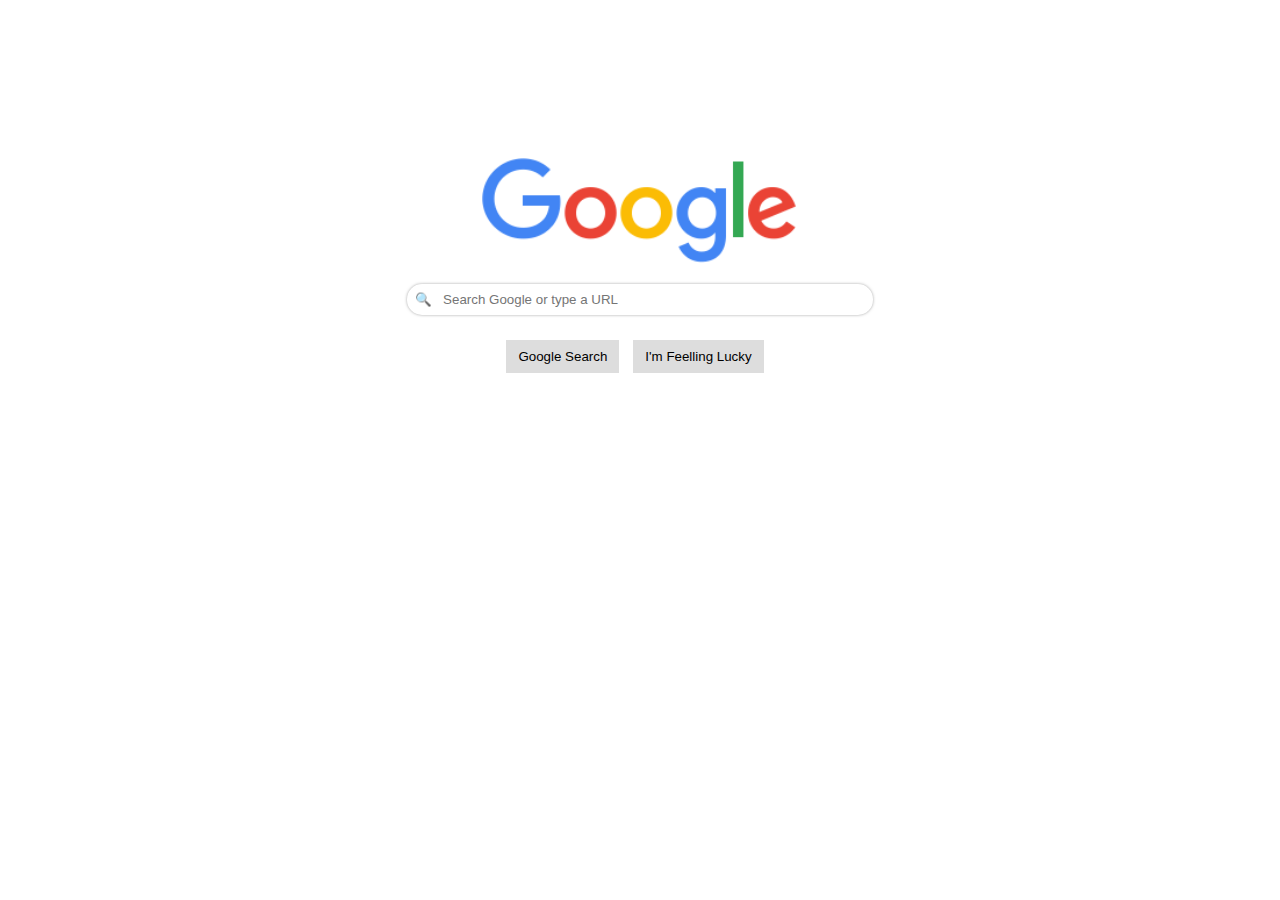
<file: index.html>
<!DOCTYPE html>
<html lang="en">
  <head>
    <meta charset="UTF-8" />
    <meta name="viewport" content="width=device-width, initial-scale=1.0" />
    <title>8c</title>
    <style>
      .div-buttons,
      .div-logo,
      .div-search-bar {
        text-align: center;
      }
      .logo {
        width: 25%;
        padding-top: 150px;
        padding-bottom: 15px;
      }
      .search-bar {
        width: 450px;
        border-radius: 15px;
        border-style: none;
        padding: 8px;
        box-shadow: 0px 0px 3px rgba(128, 128, 128, 0.699);
        margin-bottom: 25px;
      }
      .buttons {
        border: none;
        background-color: rgb(221, 221, 221);
        margin-right: 10px;
        padding: 9px;
        padding-left: 12px;
        padding-right: 12px;
      }
      .buttons:active {
        background-color: rgb(165, 165, 165);
        transition: background-color 0.15s;
      }
    </style>
  </head>
  <body>
    <div class="div-logo">
      <a href="./youtube.html"> 
        <img class="logo" src="thumbnails/googlelogo_color_272x92dp.png" alt="" />
      </a>  
    </div>
    <div class="div-search-bar">
      <input
        class="search-bar"
        type="text"
        placeholder="&#128269; &nbsp; Search Google or type a URL"
      />
    </div>
    <div class="div-buttons">
      <button class="buttons">Google Search</button>
      <button class="buttons">I'm Feelling Lucky</button>
    </div>
    <p></p>
  </body>
</html>
</file>
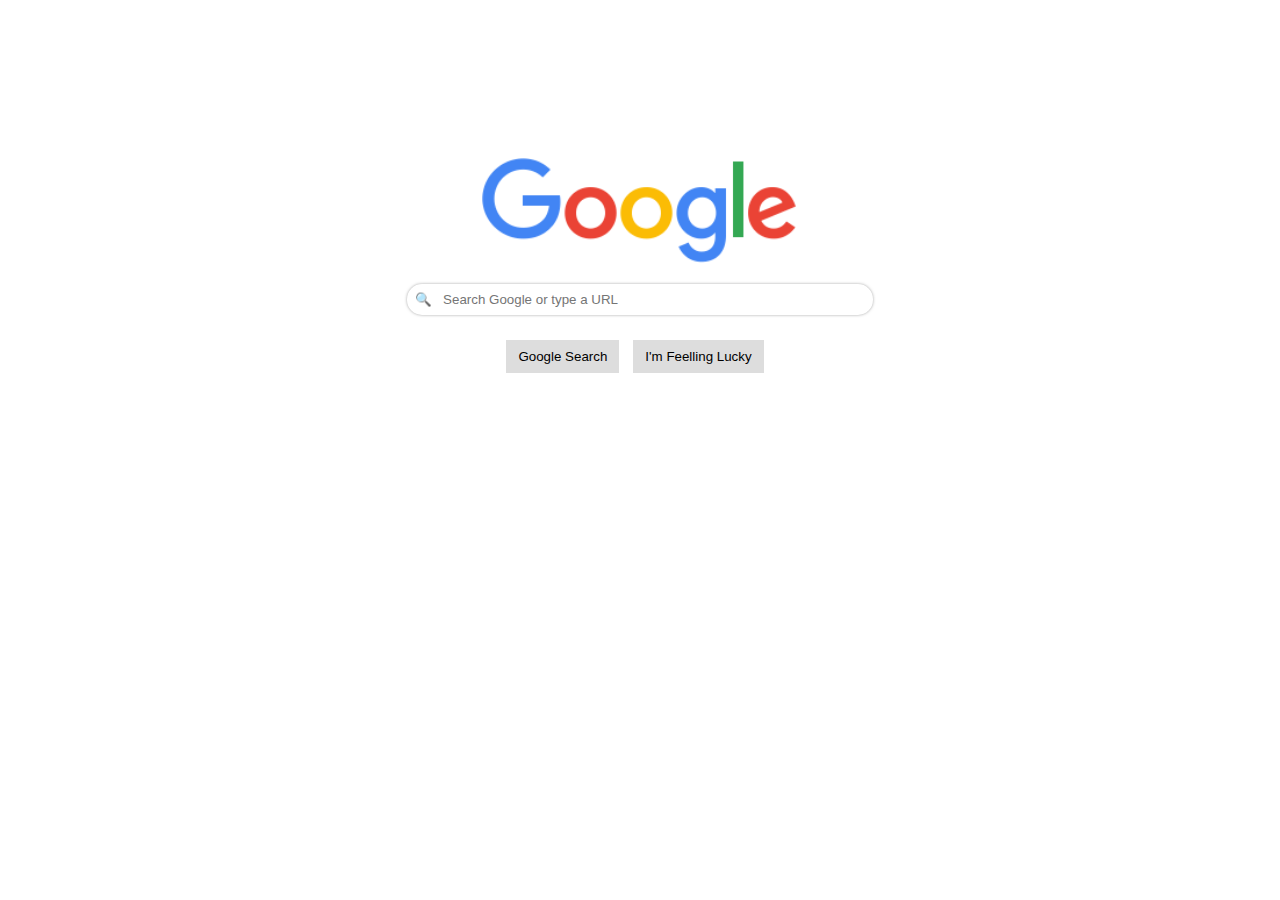
<file: Google clone.html>
<!DOCTYPE html>
<html lang="en">
  <head>
    <meta charset="UTF-8" />
    <meta name="viewport" content="width=device-width, initial-scale=1.0" />
    <title>8c</title>
    <style>
      .div-buttons,
      .div-logo,
      .div-search-bar {
        text-align: center;
      }
      .logo {
        width: 25%;
        padding-top: 150px;
        padding-bottom: 15px;
      }
      .search-bar {
        width: 450px;
        border-radius: 15px;
        border-style: none;
        padding: 8px;
        box-shadow: 0px 0px 3px rgba(128, 128, 128, 0.699);
        margin-bottom: 25px;
      }
      .buttons {
        border: none;
        background-color: rgb(221, 221, 221);
        margin-right: 10px;
        padding: 9px;
        padding-left: 12px;
        padding-right: 12px;
      }
      .buttons:active {
        background-color: rgb(165, 165, 165);
        transition: background-color 0.15s;
      }
    </style>
  </head>
  <body>
    <div class="div-logo">
      <img class="logo" src="thumbnails/googlelogo_color_272x92dp.png" alt="" />
    </div>
    <div class="div-search-bar">
      <input
        class="search-bar"
        type="text"
        placeholder="&#128269; &nbsp; Search Google or type a URL"
      />
    </div>
    <div class="div-buttons">
      <button class="buttons">Google Search</button>
      <button class="buttons">I'm Feelling Lucky</button>
    </div>
    <p></p>
  </body>
</html>
</file>
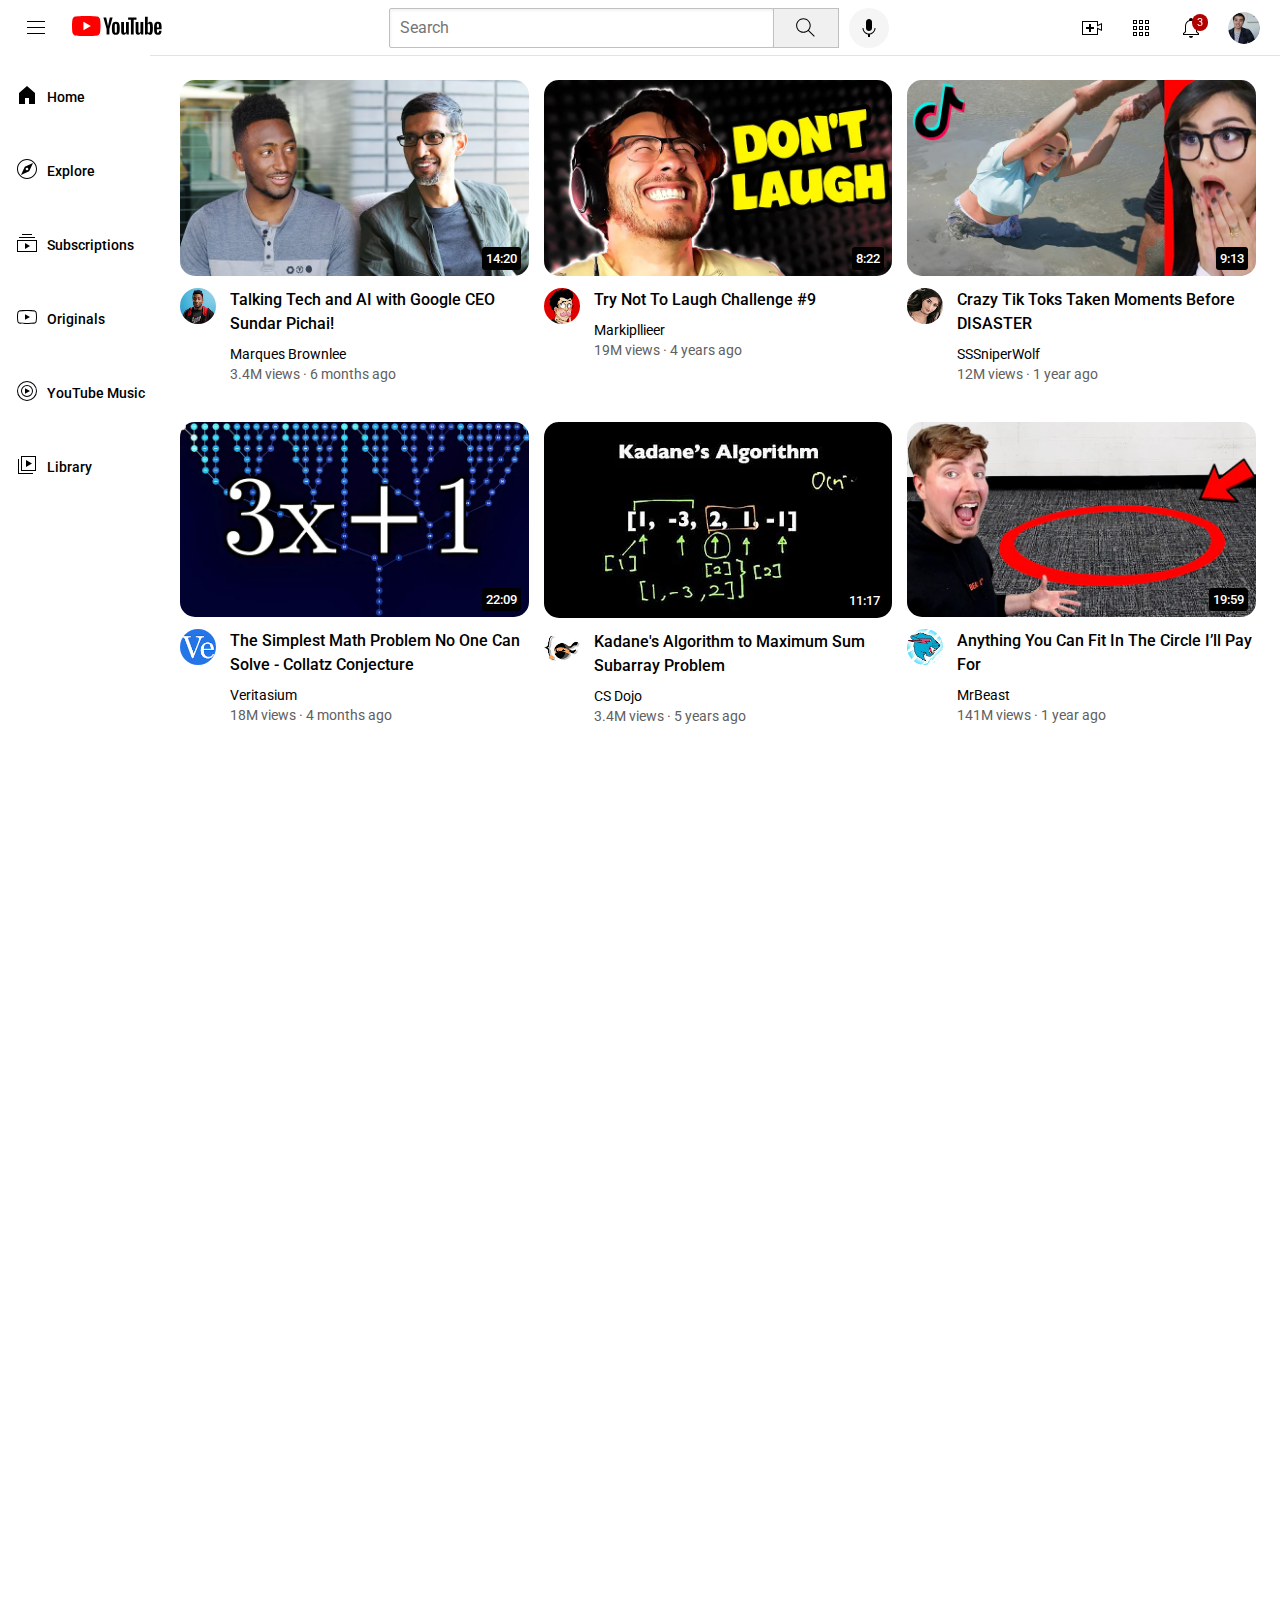
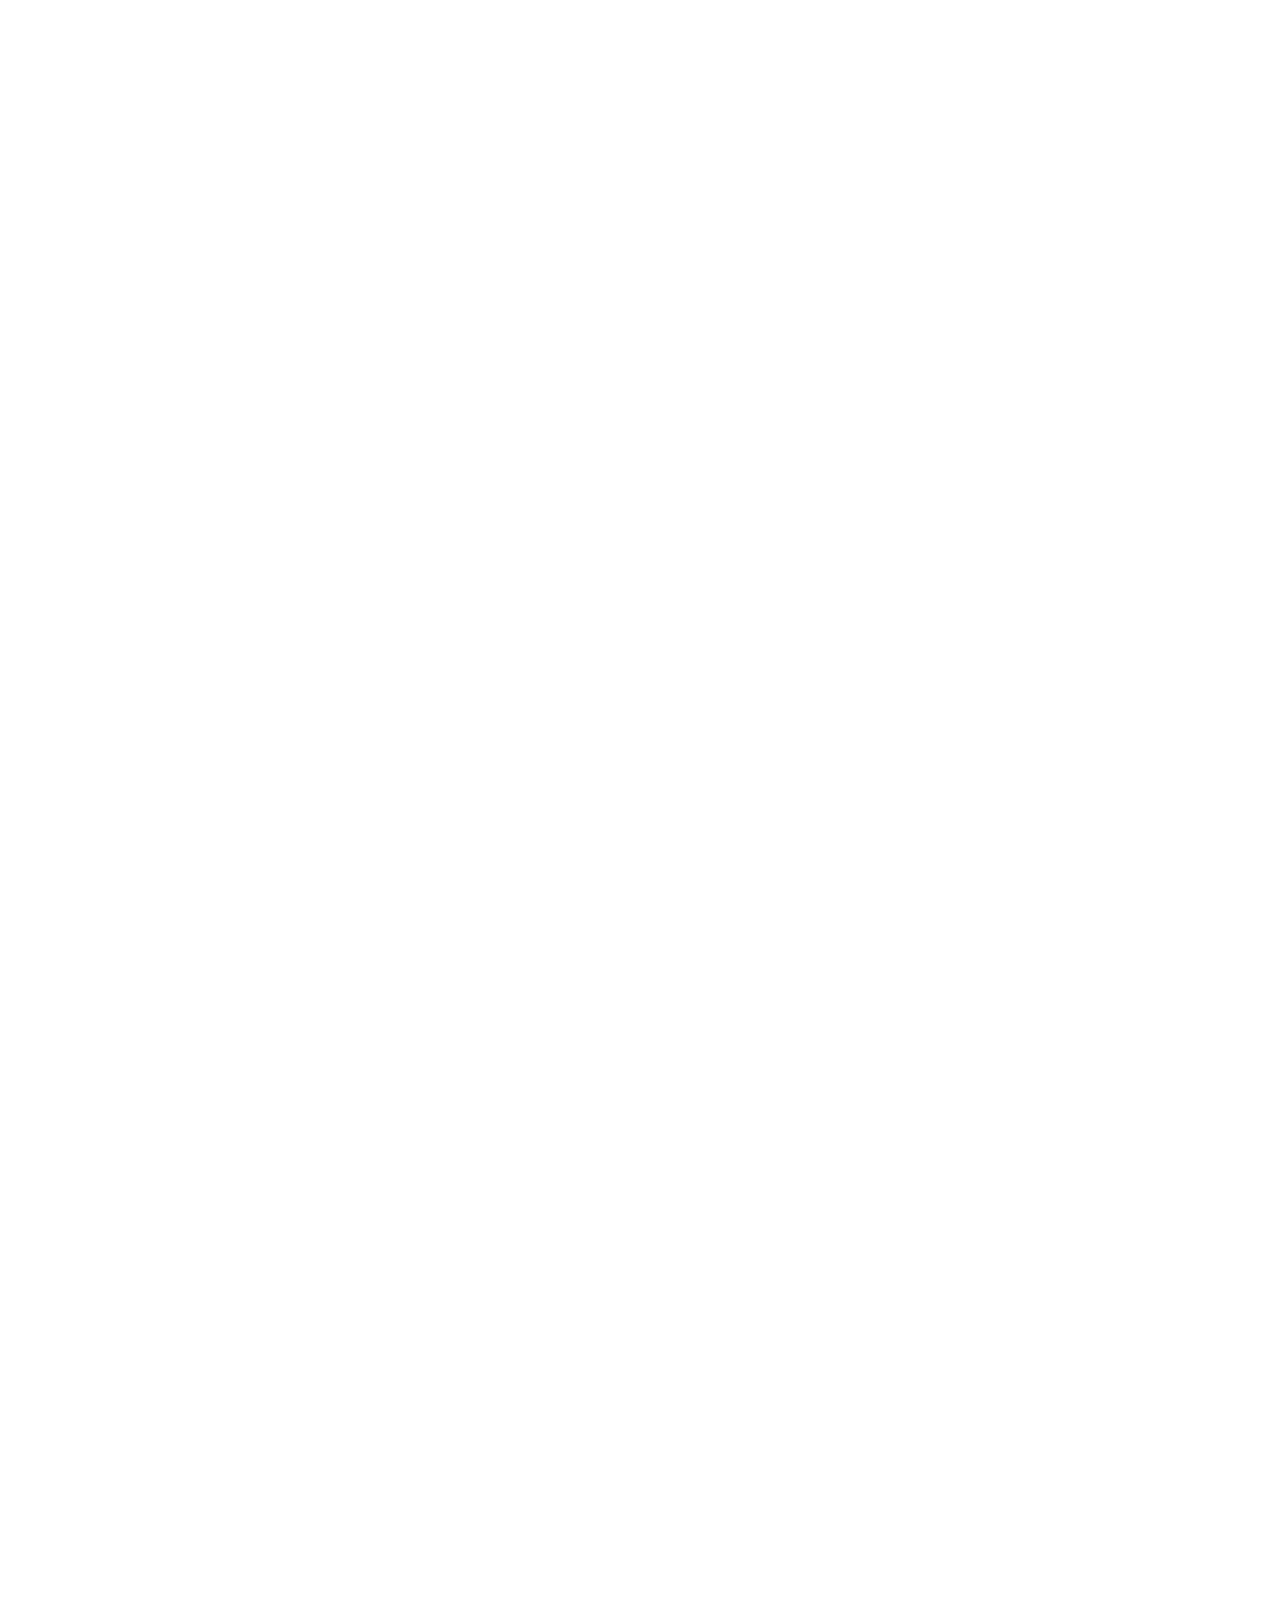
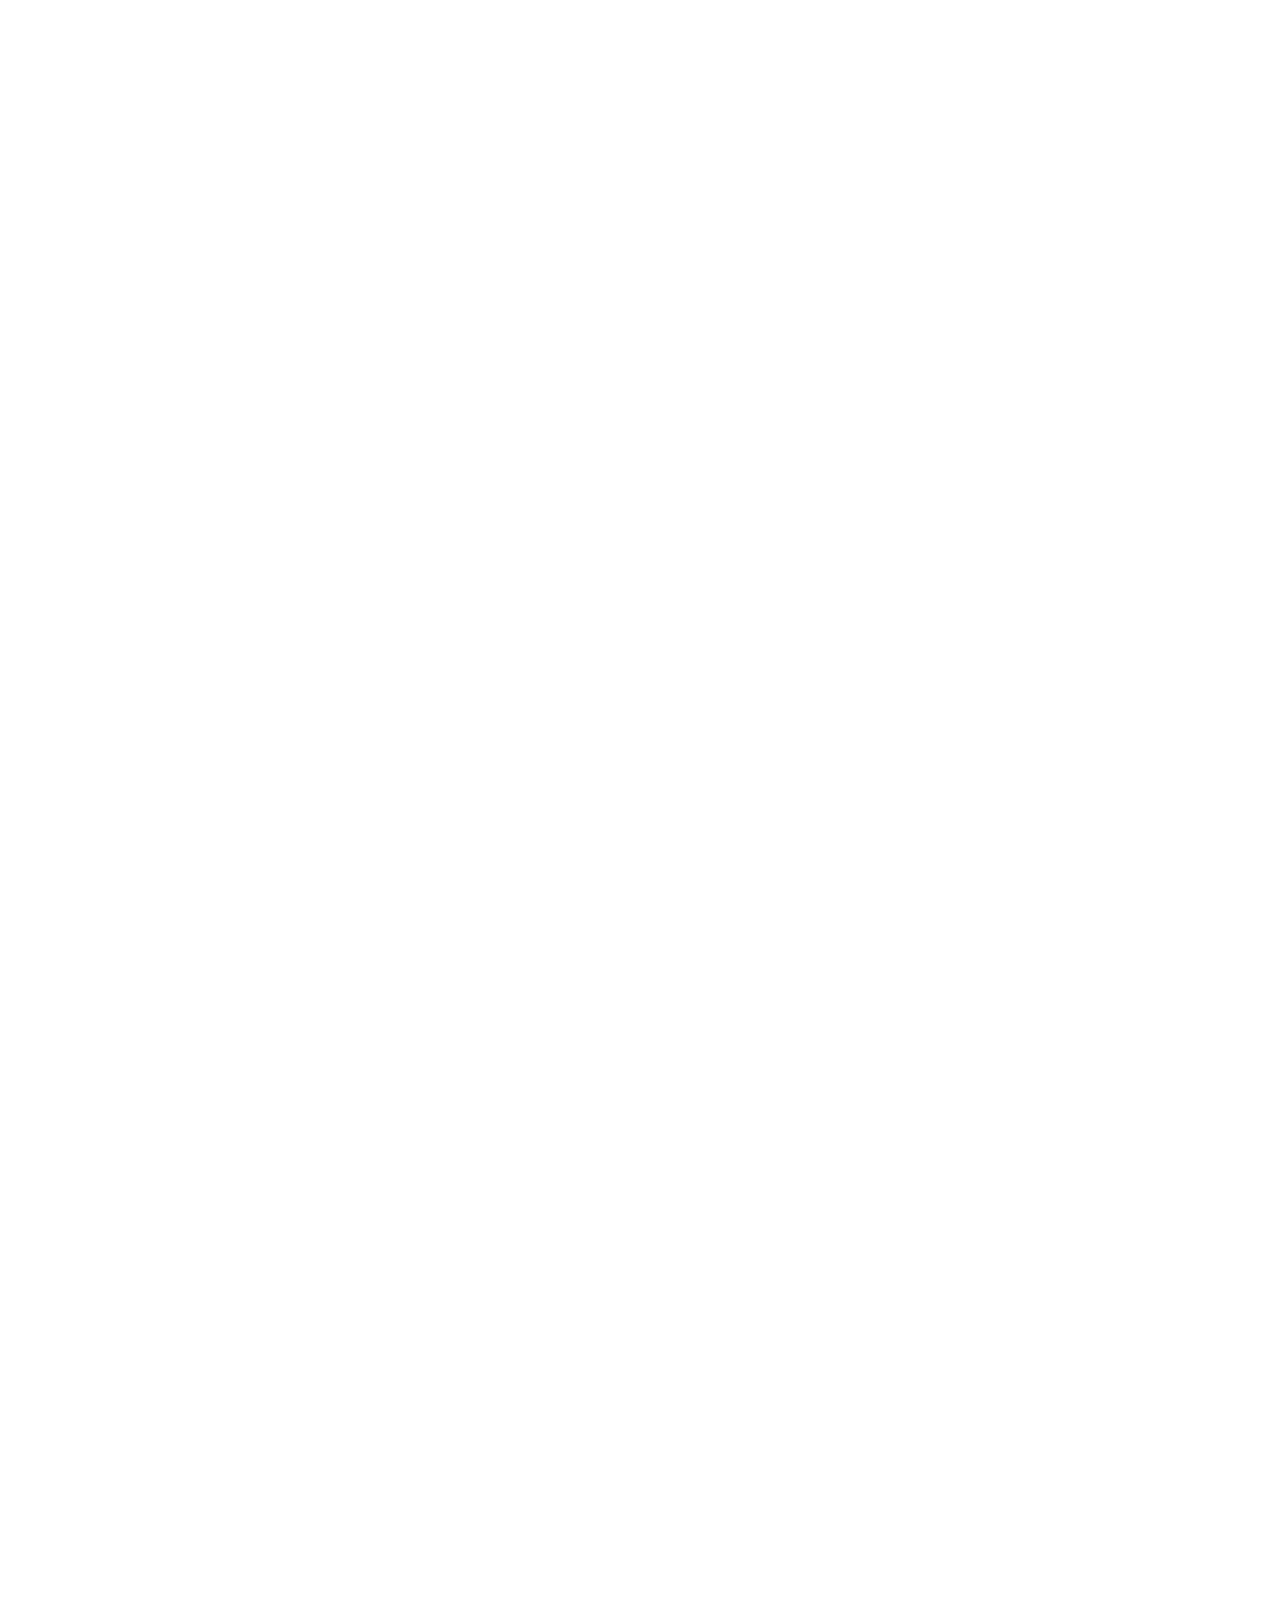
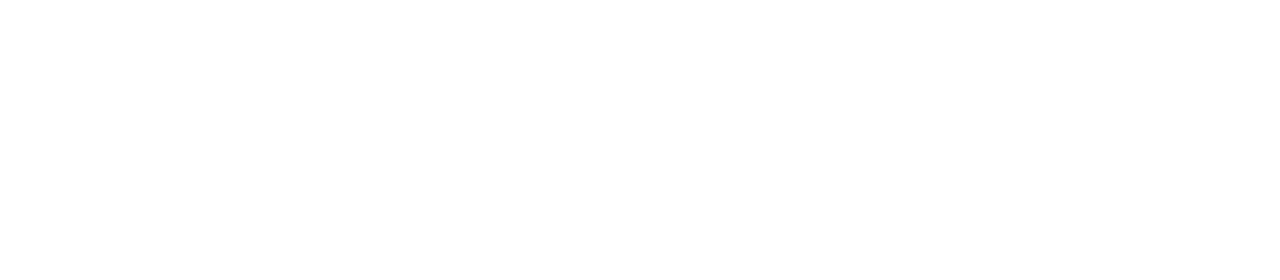
<file: youtube.html>
<!DOCTYPE html>
<html lang="en">
  <head>
    <meta charset="UTF-8" />
    <meta name="viewport" content="width=device-width, initial-scale=1.0" />
    <title>Youtube Clone</title>

    <link rel="stylesheet" href="styles/general.css" />
    <link rel="stylesheet" href="styles/header.css" />
    <link rel="stylesheet" href="styles/video.css" />
    <link rel="stylesheet" href="styles/sidebar.css" />
    <link rel="preconnect" href="https://fonts.googleapis.com" />
    <link rel="preconnect" href="https://fonts.gstatic.com" crossorigin />
    <link
      href="https://fonts.googleapis.com/css2?family=Roboto:wght@400;500;700&display=swap"
      rel="stylesheet"
    />
  </head>
  <body>
    <header class="header">
      <div class="left-section">
        <img class="hamburger-menu" src="icons/hamburger-menu.svg" alt="" />
        <a href="./index.html"><img class="youtube-logo" src="icons/youtube-logo.svg" alt="" /> </a>
      </div>
      <div class="middle-section">
        <input
          class="search-bar"
          type="text"
          placeholder="Search"
          name=""
          id=""
        />
        <button class="search-button">
          <img class="search-icon" src="icons/search.svg" alt="" />
          <div class="tooltip">Search</div>
        </button>
        <button class="voice-search-button">
          <img
            class="voice-search-icon"
            src="icons/voice-search-icon.svg"
            alt=""
          />
          <div class="tooltip">Search with your voice</div>
        </button>
        <!-- comment -->
      </div>
      <div class="right-section">
        <div class="upload-icon-container">
          <img class="upload-icon" src="icons/upload.svg" alt="" />
          <div class="tooltip">Create</div>
        </div>
        <div class="apps-icon-container">
          <img class="youtube-apps-icon" src="icons/youtube-apps.svg" alt="" />
          <div class="tooltip">YouTube Apps</div>
        </div>
        <div class="notifications-icon-container">
          <img
            class="notifications-icon"
            src="icons/notifications.svg"
            alt=""
          />
          <div class="notifications-count">3</div>
          <div class="tooltip">Notifications</div>
        </div>
        <img
          style="cursor: pointer"
          class="current-user-picture"
          src="channel-pictures/my-channel.jpeg"
          alt=""
        />
      </div>
      <nav class="sidebar">
        <div class="sidebar-link">
          <img src="icons/home.svg" alt="" />
          <div>Home</div>
        </div>
        <div class="sidebar-link">
          <img src="icons/explore.svg" alt="" />
          <div>Explore</div>
        </div>
        <div class="sidebar-link">
          <img src="icons/subscriptions.svg" alt="" />
          <div>Subscriptions</div>
        </div>
        <div class="sidebar-link">
          <img src="icons/originals.svg" alt="" />
          <div>Originals</div>
        </div>
        <div class="sidebar-link">
          <img src="icons/youtube-music.svg" alt="" />
          <div>YouTube Music</div>
        </div>
        <div class="sidebar-link">
          <img src="icons/library.svg" alt="" />
          <div>Library</div>
        </div>
      </nav>
    </header>
    <main>
      <section class="video-grid">
        <div class="video-preview">
          <div class="thumbnail-row">
            <a href="https://www.youtube.com/watch?v=n2RNcPRtAiY"
              ><img
                class="thumbnail"
                src="thumbnails/thumbnail-1.webp"
                alt="image did not load properly"
              />
            </a>
            <div class="time">14:20</div>
          </div>
          <div class="video-info-grid">
            <div class="channel-picture">
              <a href="https://www.youtube.com/c/mkbhd"
                ><img
                  class="profile-picture"
                  src="channel-pictures/channel-1.jpeg"
                  alt="channel picture unavailable"
                />
              </a>
            </div>
            <div class="video-info">
              <a
                class="video-title"
                href="https://www.youtube.com/watch?v=n2RNcPRtAiY"
              >
                Talking Tech and AI with Google CEO Sundar Pichai!
              </a>
              <a class="video-author" href="https://www.youtube.com/c/mkbhd">
                Marques Brownlee
              </a>
              <p class="video-stats">3.4M views &#183; 6 months ago</p>
            </div>
          </div>
        </div>
        <div class="video-preview">
          <div class="thumbnail-row">
            <a href="https://www.youtube.com/watch?v=mP0RAo9SKZk"
              ><img
                class="thumbnail"
                src="thumbnails/thumbnail-2.webp"
                alt="image did not load properly"
              />
            </a>
            <div class="time">8:22</div>
          </div>
          <div class="video-info-grid">
            <div class="channel-picture">
              <a href="https://www.youtube.com/c/markiplier"
                ><img
                  class="profile-picture"
                  src="channel-pictures/channel-2.jpeg"
                  alt="channel picture unavailable"
                />
              </a>
            </div>
            <div class="video-info">
              <a
                class="video-title"
                href="https://www.youtube.com/watch?v=mP0RAo9SKZk"
              >
                Try Not To Laugh Challenge #9
              </a>
              <a
                class="video-author"
                href="https://www.youtube.com/c/markiplier"
                >Markipllieer</a
              >
              <p class="video-stats">19M views &#183; 4 years ago</p>
            </div>
          </div>
        </div>
        <div class="video-preview">
          <div class="thumbnail-row">
            <a href="https://www.youtube.com/watch?v=FgjPQQeTh1w"
              ><img
                class="thumbnail"
                src="thumbnails/thumbnail-3.webp"
                alt="image did not load properly"
              />
            </a>
            <div class="time">9:13</div>
          </div>
          <div class="video-info-grid">
            <div class="channel-picture">
              <a href="https://www.youtube.com/user/SSSniperWolf"
                ><img
                  class="profile-picture"
                  src="channel-pictures/channel-3.jpeg"
                  alt="channel picture unavailable"
                />
              </a>
            </div>
            <div class="video-info">
              <a
                class="video-title"
                href="https://www.youtube.com/watch?v=FgjPQQeTh1w"
              >
                Crazy Tik Toks Taken Moments Before DISASTER
              </a>
              <a
                class="video-author"
                href="https://www.youtube.com/user/SSSniperWolf"
                >SSSniperWolf</a
              >
              <p class="video-stats">12M views &#183; 1 year ago</p>
            </div>
          </div>
        </div>
        <div class="video-preview">
          <div class="thumbnail-row">
            <a href="https://www.youtube.com/watch?v=094y1Z2wpJg"
              ><img
                class="thumbnail"
                src="thumbnails/thumbnail-4.webp"
                alt="image did not load properly"
              />
            </a>
            <div class="time">22:09</div>
          </div>
          <div class="video-info-grid">
            <div class="channel-picture">
              <a href="https://www.youtube.com/c/veritasium"
                ><img
                  class="profile-picture"
                  src="channel-pictures/channel-4.jpeg"
                  alt="channel picture unavailable"
                />
              </a>
            </div>
            <div class="video-info">
              <a
                class="video-title"
                href="https://www.youtube.com/watch?v=094y1Z2wpJg"
              >
                The Simplest Math Problem No One Can Solve - Collatz Conjecture
              </a>
              <a
                class="video-author"
                href="https://www.youtube.com/c/veritasium"
                >Veritasium</a
              >
              <p class="video-stats">18M views &#183; 4 months ago</p>
            </div>
          </div>
        </div>
        <div class="video-preview">
          <div class="thumbnail-row">
            <a href="https://www.youtube.com/watch?v=86CQq3pKSUw"
              ><img
                class="thumbnail"
                src="thumbnails/thumbnail-5.webp"
                alt="image did not load properly"
              />
            </a>
            <div class="time">11:17</div>
          </div>
          <div class="video-info-grid">
            <div class="channel-picture">
              <a href="https://www.youtube.com/c/CSDojo"
                ><img
                  class="profile-picture"
                  src="channel-pictures/channel-5.jpeg"
                  alt="channel picture unavailable"
                />
              </a>
            </div>
            <div class="video-info">
              <a
                class="video-title"
                href="https://www.youtube.com/watch?v=86CQq3pKSUw"
              >
                Kadane's Algorithm to Maximum Sum Subarray Problem
              </a>
              <a class="video-author" href="https://www.youtube.com/c/CSDojo"
                >CS Dojo</a
              >
              <p class="video-stats">3.4M views &#183; 5 years ago</p>
            </div>
          </div>
        </div>
        <div class="video-preview">
          <div class="thumbnail-row">
            <a href="https://www.youtube.com/watch?v=yXWw0_UfSFg"
              ><img
                class="thumbnail"
                src="thumbnails/thumbnail-6.webp"
                alt="image did not load properly"
              />
            </a>
            <div class="time">19:59</div>
          </div>
          <div class="video-info-grid">
            <div class="channel-picture">
              <a
                href="https://www.youtube.com/channel/UCX6OQ3DkcsbYNE6H8uQQuVA"
              >
                <img
                  class="profile-picture"
                  src="channel-pictures/channel-6.jpeg"
                  alt="channel picture unavailable"
                />
              </a>
            </div>
            <div class="video-info">
              <a
                class="video-title"
                href="https://www.youtube.com/watch?v=yXWw0_UfSFg"
              >
                Anything You Can Fit In The Circle I’ll Pay For
              </a>
              <a
                class="video-author"
                href="https://www.youtube.com/channel/UCX6OQ3DkcsbYNE6H8uQQuVA"
                >MrBeast</a
              >
              <p class="video-stats">141M views &#183; 1 year ago</p>
            </div>
          </div>
        </div>
      </section>
    </main>
  </body>
</html>
</file>
<file: styles/general.css>
p {
  margin-top: 0px;
  margin-bottom: 0px;
}
body {
  /* This style below will be inherited */
  font-family: Roboto, Arial;
  height: 5000px;
  margin: 0px;
  padding-top: 80px;
  padding-left: 96px;
  padding-right: 24px;
  background-color: rgb(255, 255, 255);
}

@media (min-width: 1200px){
  body{
    padding-left: 180px;
  }
}
</file>
<file: styles/header.css>
.header {
  z-index: 100;
  height: 55px;
  display: flex;
  flex-direction: row;
  justify-content: space-between;
  position: fixed;  
  top: 0px;
  left: 0px;
  right: 0px;
  background-color: white;
  border-bottom-width: 1px;
  border-bottom-style: solid;
  border-bottom-color: rgb(228, 228, 228);
}
.left-section {
  display: flex;
  align-items: center;
}
.middle-section {
  flex: 1;
  display: flex;
  align-items: center;
  margin-left: 70px;
  margin-right: 35px;
  max-width: 500px;

}
.right-section {
  width:180px;
  display: flex;
  align-items: center;
  justify-content: space-between;
  margin-right: 20px;
  flex-shrink: 0;
}
.hamburger-menu {
  height: 24px;
  margin-left: 24px;
  margin-right: 24px;
  cursor: pointer;
}
.youtube-logo {
  height: 20px;
  cursor: pointer;
}
.search-bar{
  flex:1;
  height: 36px;
  font-size: 16px;
  padding-left: 10px;
  border: 1px solid rgb(192, 192, 192);
  border-radius: 2px;
  box-shadow: inset 1px 2px 3px rgba(0, 0, 0, 0.05);
  width: 12px;

}
.search-bar::placeholder {
  font-family: Roboto, Arial;
  font-size: 16px;  
}
.search-button {
  height: 40px;
  width: 66px;
  background-color: rgb(240, 240, 240);
  border-width: 1px;
  border-style: solid;  
  border-color: rgb(192, 192, 192);
  margin-left: -1px;
  margin-right: 10px;
}
.notifications-icon-container,
.apps-icon-container,
.upload-icon-container,
.search-button,
.voice-search-button {
  position: relative;
  display: flex;
  justify-content: center;
  align-items: center;
  cursor: pointer;
}
.notifications-icon-container .tooltip,
.apps-icon-container .tooltip,
.upload-icon-container .tooltip,
.search-button .tooltip,
.voice-search-button .tooltip {
  font-family: Roboto, Arial;
  position: absolute;
  background-color: grey;
  color: white;
  padding-left: 8px;
  padding-right: 8px;
  padding-top: 4px;
  padding-bottom: 4px;
  border-radius: 3px;
  font-size: 12px;
  bottom: -30px;
  opacity: 0;
  transition: opacity 0.15s;
  pointer-events: none;
  white-space: nowrap;
}
.notifications-icon-container:hover .tooltip,
.apps-icon-container:hover .tooltip,
.upload-icon-container:hover .tooltip,
.search-button:hover .tooltip,
.voice-search-button:hover .tooltip {
  opacity: 1;
}
.search-icon {
  height: 25px;
}
.voice-search-button {
  height: 40px;
  width: 40px;
  border-radius: 20px;
  border: none;
  background-color: rgb(245, 245, 245);
  position: relative;
}
.voice-search-icon {
  height: 24px;
}
.upload-icon{
height: 24px;
}
.youtube-apps-icon {
  height: 24px;
}
.notifications-icon-container{
  position: relative;
}
.notifications-count{
  position: absolute;
  top:-2px;
  right:-5px;
  background-color: rgb(177, 1, 1); 
  color: white;
  font-family: Roboto, Arial;
  font-size: 11px;
  padding:2px;
  padding-left: 5px;
  padding-right: 5px;
  border-radius: 10px;

}
.notifications-icon {
  height: 24px;
}
.current-user-picture {
  height: 32px;
  border-radius: 16px;
}
</file>
<file: styles/video.css>
.thumbnail {
  width: 100%;
  border-radius: 15px;
}
.thumbnail-row{
  margin-bottom: 8px;
  position: relative;
}
.time{
  background-color: black;
  color: white;
  font-size: 13px;
  font-weight: 500;
  position: absolute;
  bottom: 10px;
  right: 8px;
  padding: 4px;
  border-radius: 3px;
}

.video-author,  
.video-stats {
  font-size: 12px;
  color: rgb(96, 96, 96);
  margin-bottom: 0px;
}


.video-title,
.video-author,
.video-stats {
  display: flex;
  flex-direction: column;
  margin-top: 0px;

}

.video-title {
  font-size: 14px;
  font-weight: 500;
  line-height: 20px;
  margin-bottom: 10px;
}
.video-author {
  margin-bottom: 4px;
}
.profile-picture{
  width: 36px;
  border-radius: 50%;
}
.video-title,
.video-author {
  text-decoration: none;
}
a:visited,
a:link{
  color: black;
}
.video-info-grid {
  display: grid;
  grid-template-columns: 50px 1fr;  
}

.video-grid {
  display: grid;
  grid-template-columns: 1fr 1fr 1fr;
  column-gap: 15px;
  row-gap: 40px;
}
@media (max-width: 900px) {
  .video-grid {
  grid-template-columns: 1fr 1fr;
  }
}
@media (min-width: 901px) and (max-width: 1500px) {
  .video-grid {
    grid-template-columns: 1fr 1fr 1fr;
    }
}
@media (min-width: 1501px) and (max-width: 2000px){
  .video-grid {
    grid-template-columns: 1fr 1fr 1fr 1fr;
    }
}
@media (min-width: 2001px) {
  .video-grid {
    grid-template-columns: 1fr 1fr 1fr 1fr 1fr;
    }
}

@media (min-width: 1000px) and (max-width: 2000px){
  .video-title {
    font-size: 16px;
    line-height: 24px;
  } 
  .video-stats,
  .video-author{
    font-size: 14px;
  }
  
}


@media (min-width: 2001px){
  .video-title {
    font-size: 18px;
    line-height: 26px;
  } 
  .video-stats,
  .video-author{
    font-size: 16px;
  }
}
</file>
<file: styles/sidebar.css>
.sidebar{
  position: fixed;
  left: 9;
  bottom: 0;
  top: 55px;
  background-color: white;
  width: 75px;
  z-index: 200;
  padding-top: 5px;
}

.sidebar-link{
  height: 74px;
  display: flex;
  flex-direction: column;
  justify-content: center;
  align-items: center;
  cursor: pointer;
}

.sidebar-link:hover{
  background-color: rgb(230, 230, 230);
}

.sidebar-link img {
height: 24px;
margin-bottom: 4px;
}

.sidebar-link div {
  font-size: 10px;
}

@media (min-width: 1200px){
  .sidebar{
    width: 150px;
  }
  .sidebar-link {
    flex-direction: row;
    justify-content: left;
    padding-left: 15px;
  } 
  .sidebar-link div {
    margin-left: 8px;
    font-size: 14px;
    font-weight: 500;
  }
}
</file>
